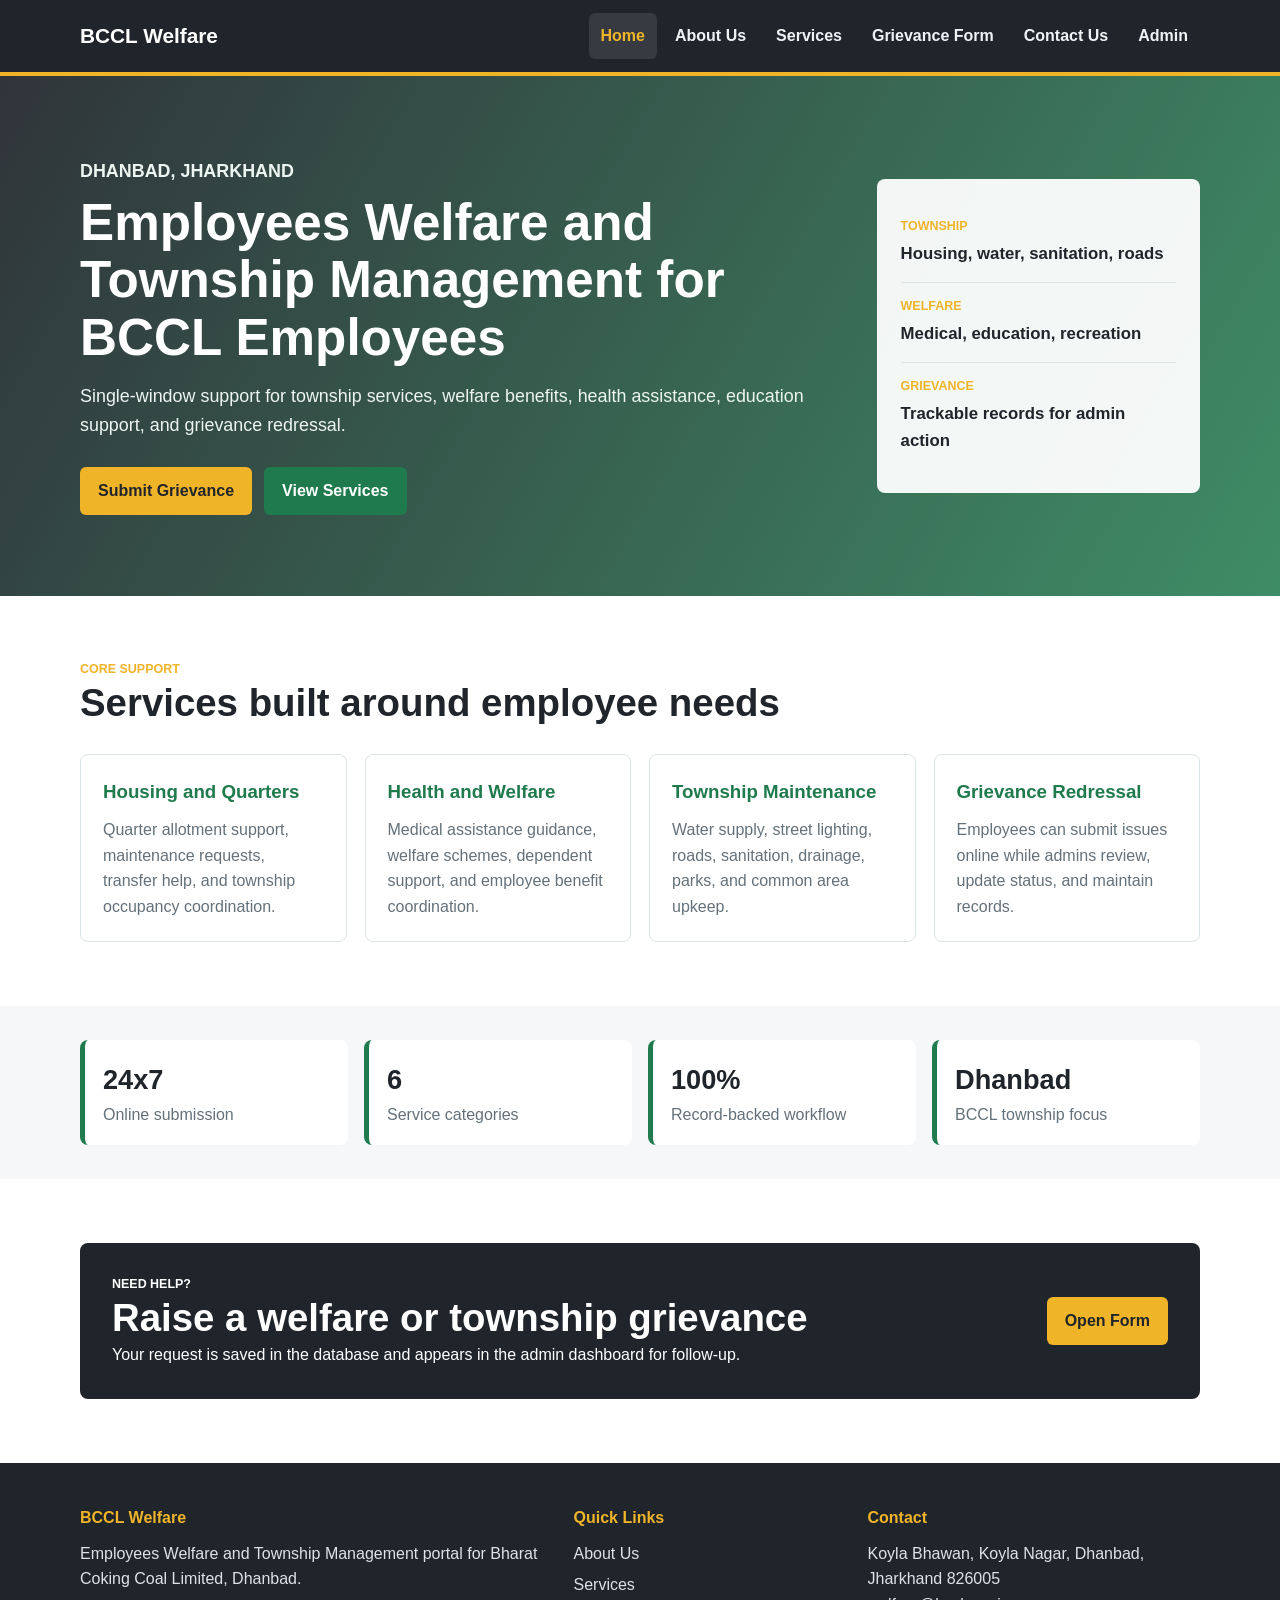
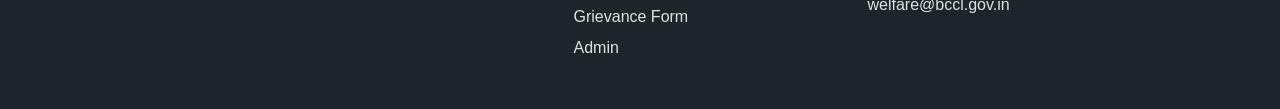
<file: index.html>
<!DOCTYPE html>
<html lang="en">
<head>
    <meta charset="UTF-8">
    <meta name="viewport" content="width=device-width, initial-scale=1.0">
    <title>BCCL Employees Welfare and Township Management</title>
    <link rel="stylesheet" href="style.css">
    <script src="script.js?v=5" defer></script>
</head>
<body>
    <nav class="navbar">
        <div class="container nav-inner">
            <a class="logo" href="index.html">BCCL Welfare</a>
            <button class="menu-button" type="button" aria-label="Open menu" aria-expanded="false">Menu</button>
            <ul class="nav-links">
                <li><a href="index.html" class="active">Home</a></li>
                <li><a href="about.html">About Us</a></li>
                <li><a href="services.html">Services</a></li>
                <li><a href="grievance.html">Grievance Form</a></li>
                <li><a href="contact.html">Contact Us</a></li>
                <li><a href="admin.html">Admin</a></li>
            </ul>
        </div>
    </nav>

    <main>
        <section class="hero">
            <div class="container hero-grid">
                <div class="hero-content">
                    <p class="eyebrow">Dhanbad, Jharkhand</p>
                    <h1>Employees Welfare and Township Management for BCCL Employees</h1>
                    <p>Single-window support for township services, welfare benefits, health assistance, education support, and grievance redressal.</p>
                    <div class="hero-actions">
                        <a href="grievance.html" class="btn btn-primary">Submit Grievance</a>
                        <a href="services.html" class="btn btn-secondary">View Services</a>
                    </div>
                </div>
                <div class="hero-panel" aria-label="Service highlights">
                    <div>
                        <span>Township</span>
                        <strong>Housing, water, sanitation, roads</strong>
                    </div>
                    <div>
                        <span>Welfare</span>
                        <strong>Medical, education, recreation</strong>
                    </div>
                    <div>
                        <span>Grievance</span>
                        <strong>Trackable records for admin action</strong>
                    </div>
                </div>
            </div>
        </section>

        <section class="section">
            <div class="container">
                <div class="section-heading">
                    <p class="eyebrow">Core Support</p>
                    <h2>Services built around employee needs</h2>
                </div>
                <div class="services-grid">
                    <article class="service-card">
                        <h3>Housing and Quarters</h3>
                        <p>Quarter allotment support, maintenance requests, transfer help, and township occupancy coordination.</p>
                    </article>
                    <article class="service-card">
                        <h3>Health and Welfare</h3>
                        <p>Medical assistance guidance, welfare schemes, dependent support, and employee benefit coordination.</p>
                    </article>
                    <article class="service-card">
                        <h3>Township Maintenance</h3>
                        <p>Water supply, street lighting, roads, sanitation, drainage, parks, and common area upkeep.</p>
                    </article>
                    <article class="service-card">
                        <h3>Grievance Redressal</h3>
                        <p>Employees can submit issues online while admins review, update status, and maintain records.</p>
                    </article>
                </div>
            </div>
        </section>

        <section class="stats-band">
            <div class="container stats-grid">
                <div class="stat">
                    <strong>24x7</strong>
                    <span>Online submission</span>
                </div>
                <div class="stat">
                    <strong>6</strong>
                    <span>Service categories</span>
                </div>
                <div class="stat">
                    <strong>100%</strong>
                    <span>Record-backed workflow</span>
                </div>
                <div class="stat">
                    <strong>Dhanbad</strong>
                    <span>BCCL township focus</span>
                </div>
            </div>
        </section>

        <section class="section cta">
            <div class="container cta-inner">
                <div>
                    <p class="eyebrow">Need Help?</p>
                    <h2>Raise a welfare or township grievance</h2>
                    <p>Your request is saved in the database and appears in the admin dashboard for follow-up.</p>
                </div>
                <a href="grievance.html" class="btn btn-primary">Open Form</a>
            </div>
        </section>
    </main>

    <footer class="footer">
        <div class="container footer-grid">
            <div>
                <h4>BCCL Welfare</h4>
                <p>Employees Welfare and Township Management portal for Bharat Coking Coal Limited, Dhanbad.</p>
            </div>
            <div>
                <h4>Quick Links</h4>
                <a href="about.html">About Us</a>
                <a href="services.html">Services</a>
                <a href="grievance.html">Grievance Form</a>
                <a href="admin.html">Admin</a>
            </div>
            <div>
                <h4>Contact</h4>
                <p>Koyla Bhawan, Koyla Nagar, Dhanbad, Jharkhand 826005</p>
                <p>welfare@bccl.gov.in</p>
            </div>
        </div>
    </footer>
</body>
</html>
</file>
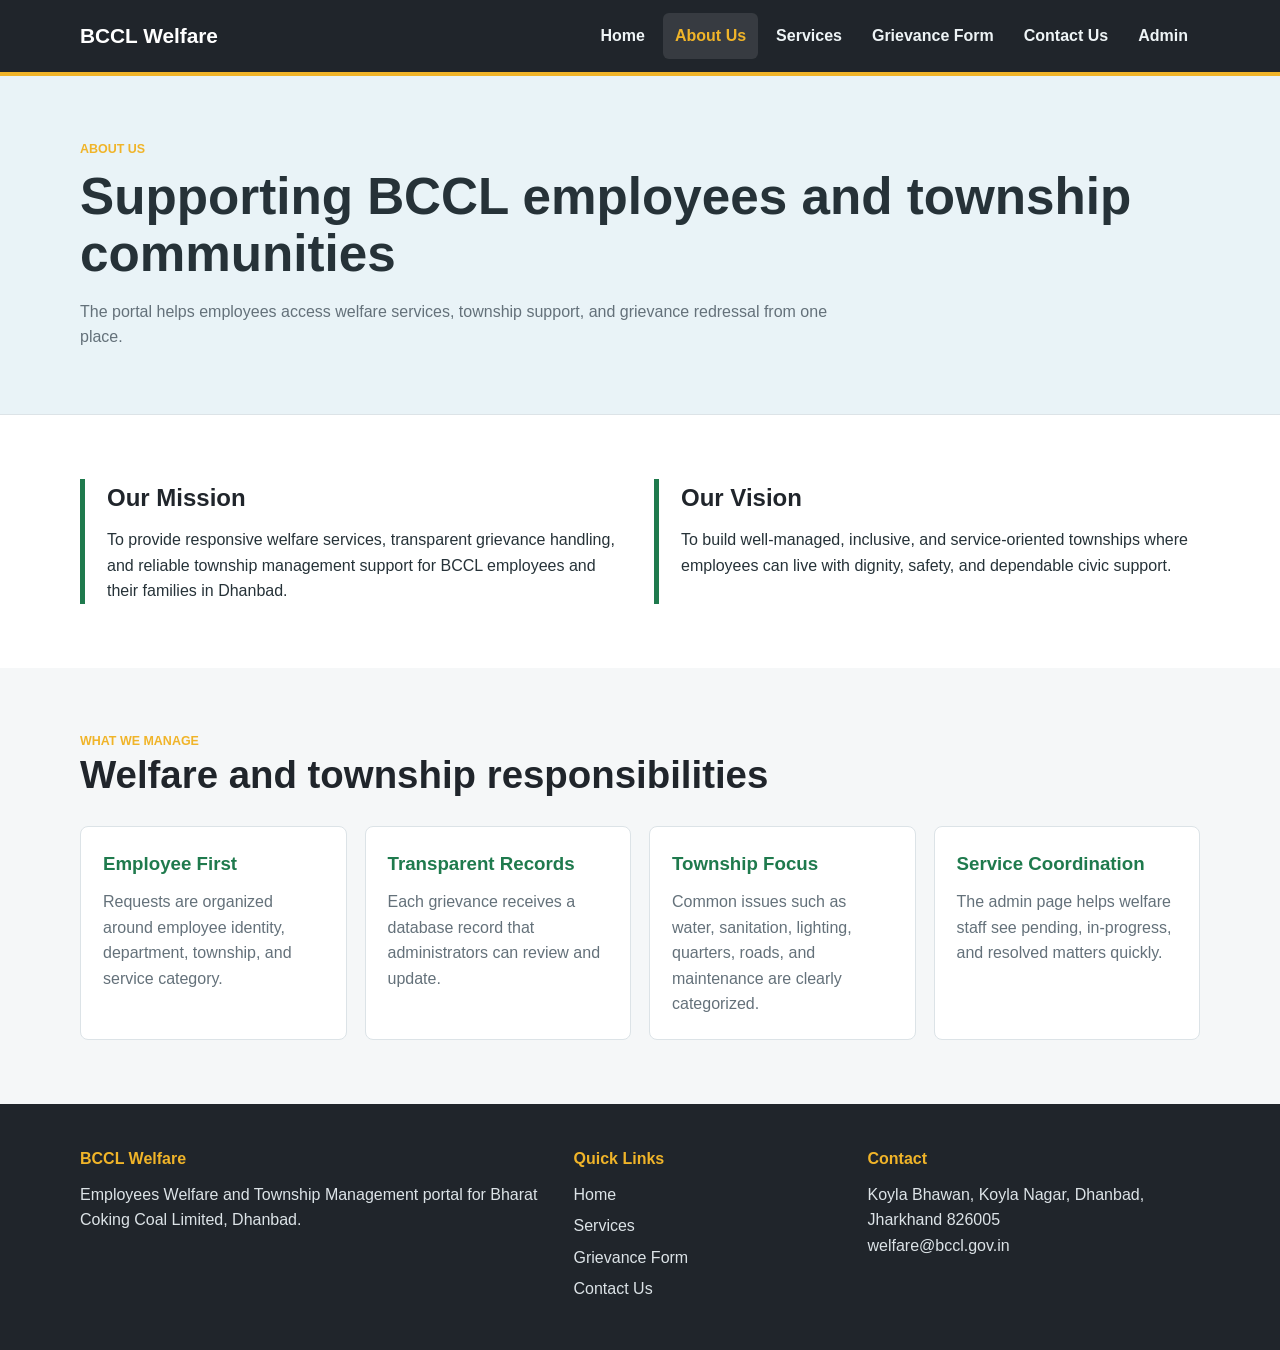
<file: about.html>
<!DOCTYPE html>
<html lang="en">
<head>
    <meta charset="UTF-8">
    <meta name="viewport" content="width=device-width, initial-scale=1.0">
    <title>About Us - BCCL Welfare</title>
    <link rel="stylesheet" href="style.css">
    <script src="script.js?v=5" defer></script>
</head>
<body>
    <nav class="navbar">
        <div class="container nav-inner">
            <a class="logo" href="index.html">BCCL Welfare</a>
            <button class="menu-button" type="button" aria-label="Open menu" aria-expanded="false">Menu</button>
            <ul class="nav-links">
                <li><a href="index.html">Home</a></li>
                <li><a href="about.html" class="active">About Us</a></li>
                <li><a href="services.html">Services</a></li>
                <li><a href="grievance.html">Grievance Form</a></li>
                <li><a href="contact.html">Contact Us</a></li>
                <li><a href="admin.html">Admin</a></li>
            </ul>
        </div>
    </nav>

    <main>
        <section class="page-header">
            <div class="container">
                <p class="eyebrow">About Us</p>
                <h1>Supporting BCCL employees and township communities</h1>
                <p>The portal helps employees access welfare services, township support, and grievance redressal from one place.</p>
            </div>
        </section>

        <section class="section">
            <div class="container two-column">
                <article>
                    <h2>Our Mission</h2>
                    <p>To provide responsive welfare services, transparent grievance handling, and reliable township management support for BCCL employees and their families in Dhanbad.</p>
                </article>
                <article>
                    <h2>Our Vision</h2>
                    <p>To build well-managed, inclusive, and service-oriented townships where employees can live with dignity, safety, and dependable civic support.</p>
                </article>
            </div>
        </section>

        <section class="section alt">
            <div class="container">
                <div class="section-heading">
                    <p class="eyebrow">What We Manage</p>
                    <h2>Welfare and township responsibilities</h2>
                </div>
                <div class="values-grid">
                    <div class="value-item">
                        <h3>Employee First</h3>
                        <p>Requests are organized around employee identity, department, township, and service category.</p>
                    </div>
                    <div class="value-item">
                        <h3>Transparent Records</h3>
                        <p>Each grievance receives a database record that administrators can review and update.</p>
                    </div>
                    <div class="value-item">
                        <h3>Township Focus</h3>
                        <p>Common issues such as water, sanitation, lighting, quarters, roads, and maintenance are clearly categorized.</p>
                    </div>
                    <div class="value-item">
                        <h3>Service Coordination</h3>
                        <p>The admin page helps welfare staff see pending, in-progress, and resolved matters quickly.</p>
                    </div>
                </div>
            </div>
        </section>
    </main>

    <footer class="footer">
        <div class="container footer-grid">
            <div>
                <h4>BCCL Welfare</h4>
                <p>Employees Welfare and Township Management portal for Bharat Coking Coal Limited, Dhanbad.</p>
            </div>
            <div>
                <h4>Quick Links</h4>
                <a href="index.html">Home</a>
                <a href="services.html">Services</a>
                <a href="grievance.html">Grievance Form</a>
                <a href="contact.html">Contact Us</a>
            </div>
            <div>
                <h4>Contact</h4>
                <p>Koyla Bhawan, Koyla Nagar, Dhanbad, Jharkhand 826005</p>
                <p>welfare@bccl.gov.in</p>
            </div>
        </div>
    </footer>
</body>
</html>
</file>
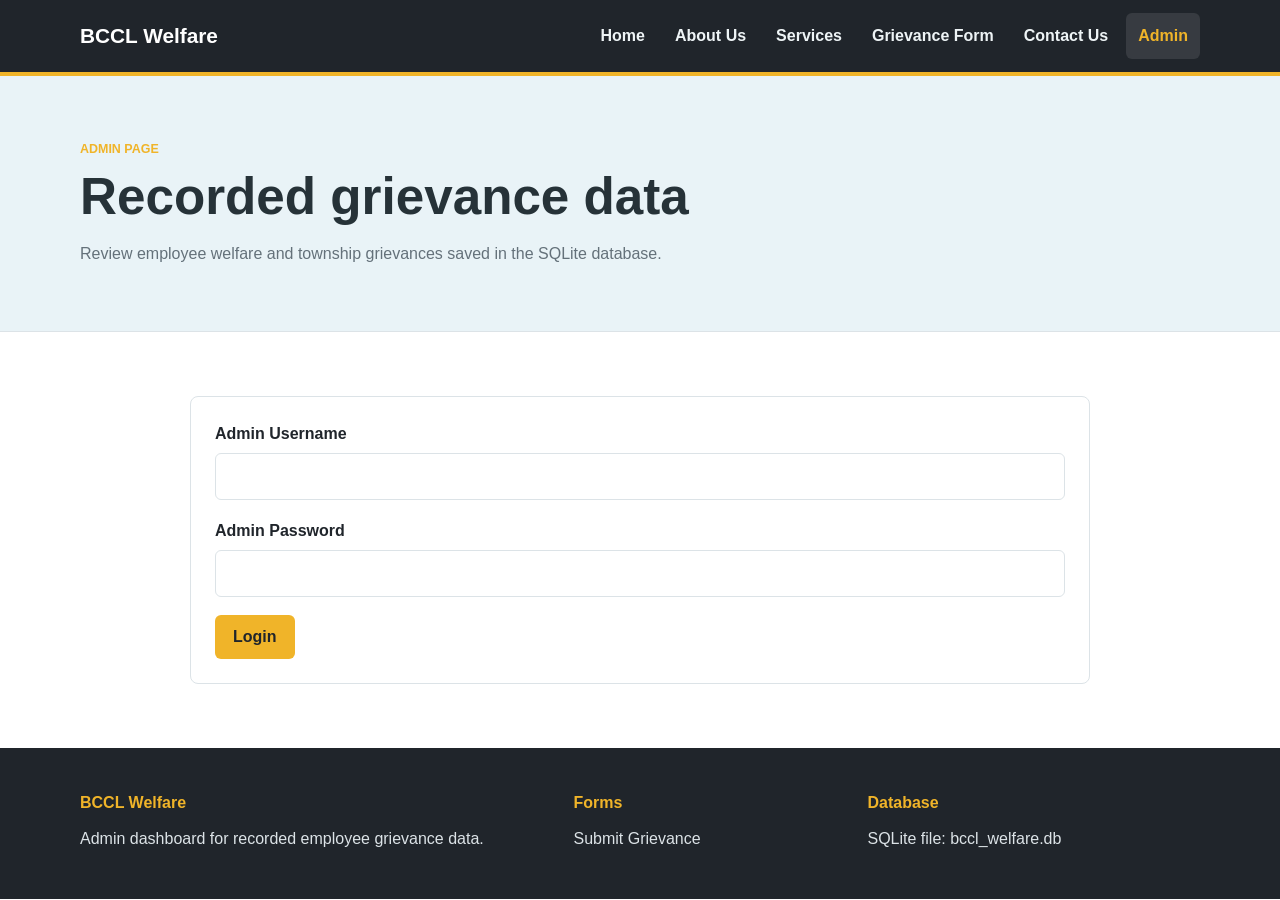
<file: admin.html>
<!DOCTYPE html>
<html lang="en">
<head>
    <meta charset="UTF-8">
    <meta name="viewport" content="width=device-width, initial-scale=1.0">
    <title>Admin - BCCL Welfare</title>
    <link rel="stylesheet" href="style.css">
    <script src="script.js?v=5" defer></script>
</head>
<body>
    <nav class="navbar">
        <div class="container nav-inner">
            <a class="logo" href="index.html">BCCL Welfare</a>
            <button class="menu-button" type="button" aria-label="Open menu" aria-expanded="false">Menu</button>
            <ul class="nav-links">
                <li><a href="index.html">Home</a></li>
                <li><a href="about.html">About Us</a></li>
                <li><a href="services.html">Services</a></li>
                <li><a href="grievance.html">Grievance Form</a></li>
                <li><a href="contact.html">Contact Us</a></li>
                <li><a href="admin.html" class="active">Admin</a></li>
            </ul>
        </div>
    </nav>

    <main>
        <section class="page-header">
            <div class="container">
                <p class="eyebrow">Admin Page</p>
                <h1>Recorded grievance data</h1>
                <p>Review employee welfare and township grievances saved in the SQLite database.</p>
            </div>
        </section>

        <section class="section" id="adminLoginSection">
            <div class="container form-shell">
                <form id="adminLoginForm" class="contact-form">
                    <div class="form-group">
                        <label for="adminUsername">Admin Username</label>
                        <input id="adminUsername" name="username" type="text" required>
                    </div>
                    <div class="form-group">
                        <label for="adminPassword">Admin Password</label>
                        <input id="adminPassword" name="password" type="password" required>
                    </div>
                    <button class="btn btn-primary" type="submit">Login</button>
                    <p class="form-message" id="adminLoginMessage" hidden></p>
                </form>
            </div>
        </section>

        <section class="section" id="adminPanel" hidden>
            <div class="container admin-toolbar">
                <div>
                    <label for="statusFilter">Filter by status</label>
                    <select id="statusFilter">
                        <option value="">All</option>
                        <option value="Pending">Pending</option>
                        <option value="In Progress">In Progress</option>
                        <option value="Resolved">Resolved</option>
                    </select>
                </div>
                <div>
                    <button class="btn btn-secondary" id="refreshRecords" type="button">Refresh</button>
                    <button class="btn btn-secondary" id="adminLogout" type="button">Logout</button>
                </div>
            </div>
            <div class="container">
                <p class="form-message" id="adminMessage" hidden></p>
            </div>
            <div class="container table-card">
                <div class="table-scroll">
                    <table>
                        <thead>
                            <tr>
                                <th>ID</th>
                                <th>Date</th>
                                <th>Employee</th>
                                <th>Department</th>
                                <th>Township</th>
                                <th>Category</th>
                                <th>Subject</th>
                                <th>Status</th>
                                <th>Action</th>
                            </tr>
                        </thead>
                        <tbody id="recordsTable">
                            <tr>
                                <td colspan="9">Loading records...</td>
                            </tr>
                        </tbody>
                    </table>
                </div>
            </div>
        </section>
    </main>

    <footer class="footer">
        <div class="container footer-grid">
            <div>
                <h4>BCCL Welfare</h4>
                <p>Admin dashboard for recorded employee grievance data.</p>
            </div>
            <div>
                <h4>Forms</h4>
                <a href="grievance.html">Submit Grievance</a>
            </div>
            <div>
                <h4>Database</h4>
                <p>SQLite file: bccl_welfare.db</p>
            </div>
        </div>
    </footer>
</body>
</html>
</file>
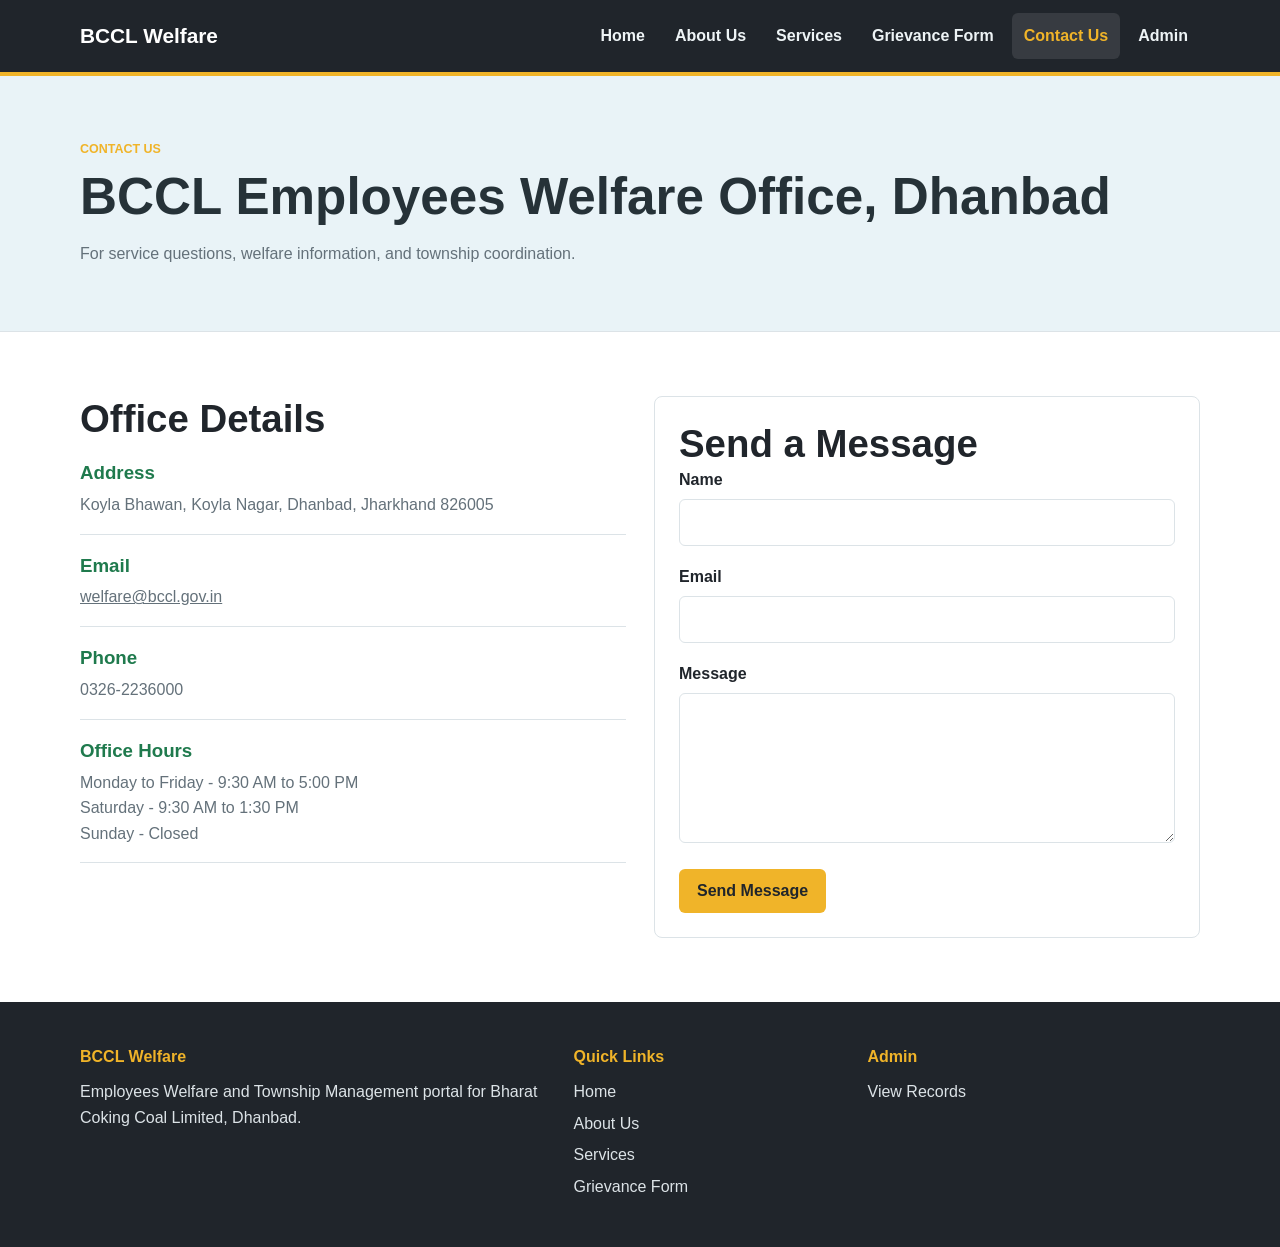
<file: contact.html>
<!DOCTYPE html>
<html lang="en">
<head>
    <meta charset="UTF-8">
    <meta name="viewport" content="width=device-width, initial-scale=1.0">
    <title>Contact Us - BCCL Welfare</title>
    <link rel="stylesheet" href="style.css">
    <script src="script.js?v=5" defer></script>
</head>
<body>
    <nav class="navbar">
        <div class="container nav-inner">
            <a class="logo" href="index.html">BCCL Welfare</a>
            <button class="menu-button" type="button" aria-label="Open menu" aria-expanded="false">Menu</button>
            <ul class="nav-links">
                <li><a href="index.html">Home</a></li>
                <li><a href="about.html">About Us</a></li>
                <li><a href="services.html">Services</a></li>
                <li><a href="grievance.html">Grievance Form</a></li>
                <li><a href="contact.html" class="active">Contact Us</a></li>
                <li><a href="admin.html">Admin</a></li>
            </ul>
        </div>
    </nav>

    <main>
        <section class="page-header">
            <div class="container">
                <p class="eyebrow">Contact Us</p>
                <h1>BCCL Employees Welfare Office, Dhanbad</h1>
                <p>For service questions, welfare information, and township coordination.</p>
            </div>
        </section>

        <section class="section">
            <div class="container contact-wrapper">
                <div class="contact-info">
                    <h2>Office Details</h2>
                    <div class="info-item">
                        <h3>Address</h3>
                        <p>Koyla Bhawan, Koyla Nagar, Dhanbad, Jharkhand 826005</p>
                    </div>
                    <div class="info-item">
                        <h3>Email</h3>
                        <p><a href="mailto:welfare@bccl.gov.in">welfare@bccl.gov.in</a></p>
                    </div>
                    <div class="info-item">
                        <h3>Phone</h3>
                        <p>0326-2236000</p>
                    </div>
                    <div class="info-item">
                        <h3>Office Hours</h3>
                        <p>Monday to Friday - 9:30 AM to 5:00 PM
                            <br>Saturday - 9:30 AM to 1:30 PM
                            <br>Sunday - Closed</br>
                        </p>
                    </div>
                </div>

                <form class="contact-form" id="contactForm">
                    <h2>Send a Message</h2>
                    <div class="form-group">
                        <label for="contactName">Name</label>
                        <input type="text" id="contactName" required>
                    </div>
                    <div class="form-group">
                        <label for="contactEmail">Email</label>
                        <input type="email" id="contactEmail" required>
                    </div>
                    <div class="form-group">
                        <label for="contactMessage">Message</label>
                        <textarea id="contactMessage" rows="5" required></textarea>
                    </div>
                    <button class="btn btn-primary" type="submit">Send Message</button>
                    <p class="form-message" id="contactMessageBox" hidden></p>
                </form>
            </div>
        </section>
    </main>

    <footer class="footer">
        <div class="container footer-grid">
            <div>
                <h4>BCCL Welfare</h4>
                <p>Employees Welfare and Township Management portal for Bharat Coking Coal Limited, Dhanbad.</p>
            </div>
            <div>
                <h4>Quick Links</h4>
                <a href="index.html">Home</a>
                <a href="about.html">About Us</a>
                <a href="services.html">Services</a>
                <a href="grievance.html">Grievance Form</a>
            </div>
            <div>
                <h4>Admin</h4>
                <a href="admin.html">View Records</a>
            </div>
        </div>
    </footer>
</body>
</html>
</file>
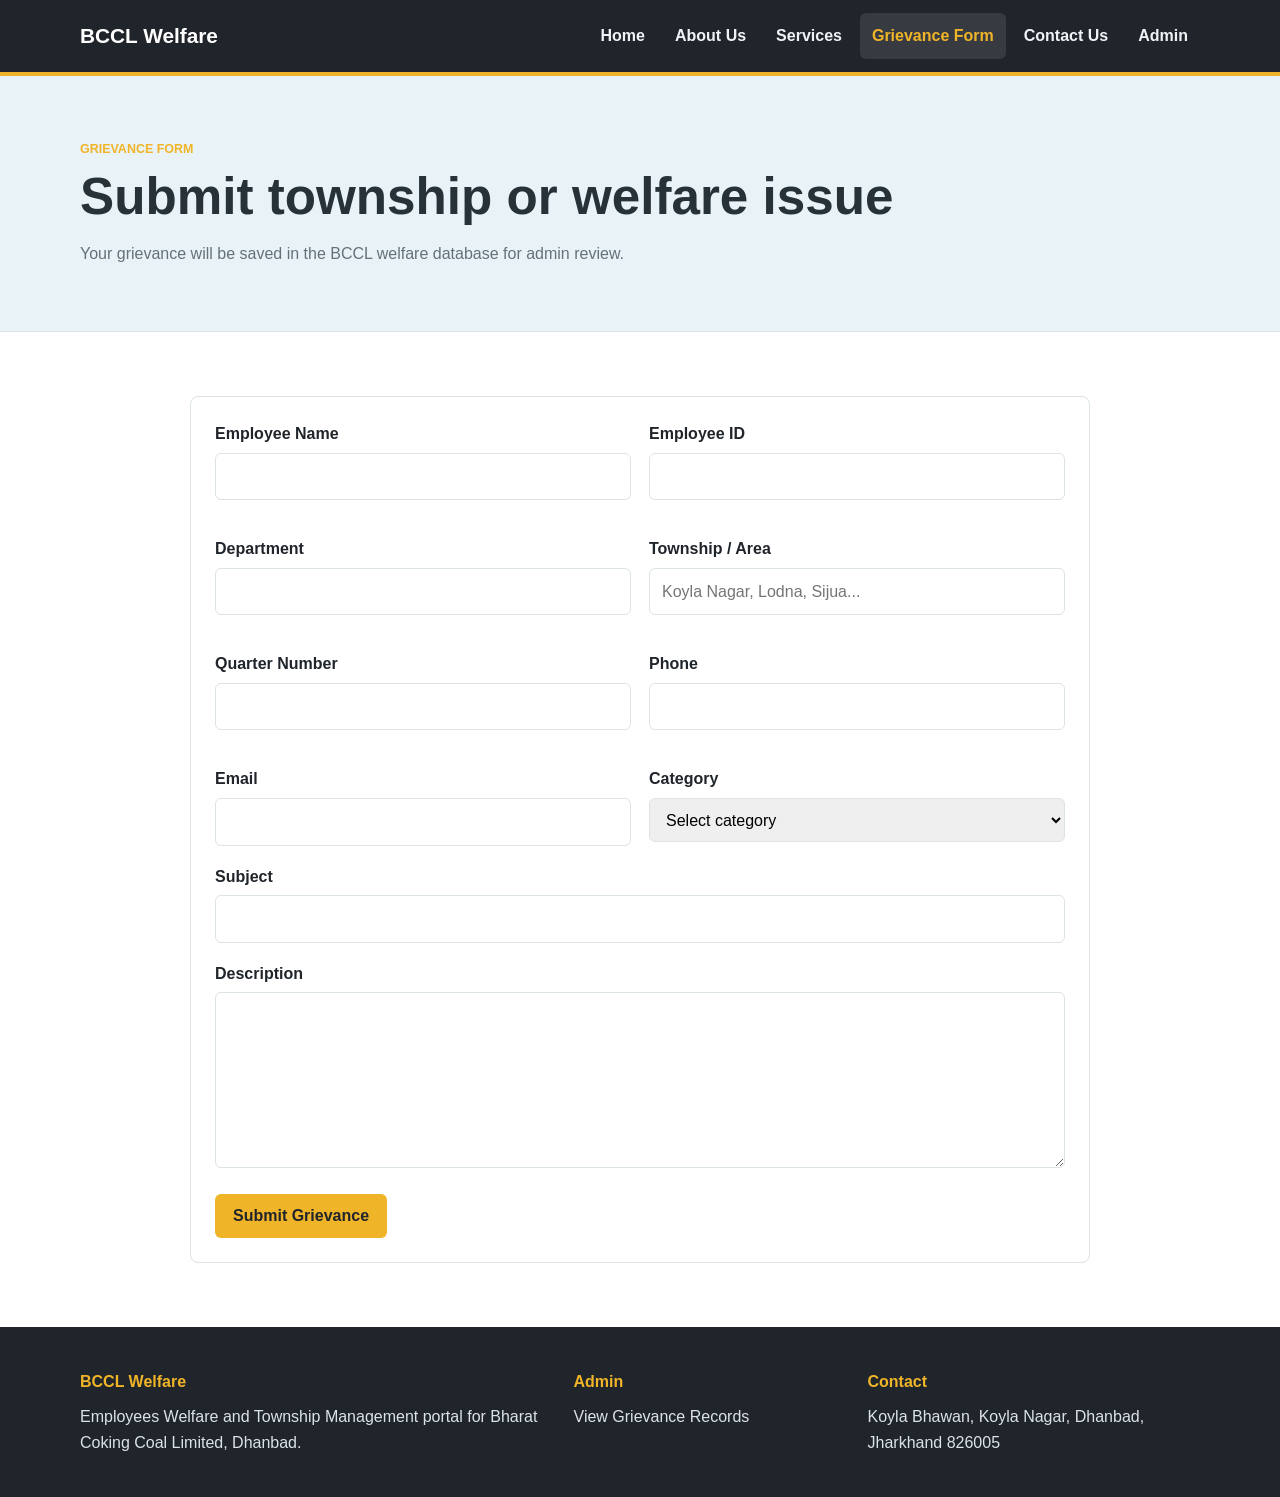
<file: grievance.html>
<!DOCTYPE html>
<html lang="en">
<head>
    <meta charset="UTF-8">
    <meta name="viewport" content="width=device-width, initial-scale=1.0">
    <title>Grievance Form - BCCL Welfare</title>
    <link rel="stylesheet" href="style.css">
    <script src="script.js?v=5" defer></script>
</head>
<body>
    <nav class="navbar">
        <div class="container nav-inner">
            <a class="logo" href="index.html">BCCL Welfare</a>
            <button class="menu-button" type="button" aria-label="Open menu" aria-expanded="false">Menu</button>
            <ul class="nav-links">
                <li><a href="index.html">Home</a></li>
                <li><a href="about.html">About Us</a></li>
                <li><a href="services.html">Services</a></li>
                <li><a href="grievance.html" class="active">Grievance Form</a></li>
                <li><a href="contact.html">Contact Us</a></li>
                <li><a href="admin.html">Admin</a></li>
            </ul>
        </div>
    </nav>

    <main>
        <section class="page-header">
            <div class="container">
                <p class="eyebrow">Grievance Form</p>
                <h1>Submit township or welfare issue</h1>
                <p>Your grievance will be saved in the BCCL welfare database for admin review.</p>
            </div>
        </section>

        <section class="section">
            <div class="container form-shell">
                <form id="grievanceForm" class="contact-form">
                    <div class="form-grid">
                        <div class="form-group">
                            <label for="employeeName">Employee Name</label>
                            <input id="employeeName" name="employee_name" type="text" required>
                        </div>
                        <div class="form-group">
                            <label for="employeeId">Employee ID</label>
                            <input id="employeeId" name="employee_id" type="text" required>
                        </div>
                        <div class="form-group">
                            <label for="department">Department</label>
                            <input id="department" name="department" type="text" required>
                        </div>
                        <div class="form-group">
                            <label for="township">Township / Area</label>
                            <input id="township" name="township" type="text" placeholder="Koyla Nagar, Lodna, Sijua..." required>
                        </div>
                        <div class="form-group">
                            <label for="quarterNo">Quarter Number</label>
                            <input id="quarterNo" name="quarter_no" type="text">
                        </div>
                        <div class="form-group">
                            <label for="phone">Phone</label>
                            <input id="phone" name="phone" type="tel" required>
                        </div>
                        <div class="form-group">
                            <label for="email">Email</label>
                            <input id="email" name="email" type="email">
                        </div>
                        <div class="form-group">
                            <label for="category">Category</label>
                            <select id="category" name="category" required>
                                <option value="">Select category</option>
                                <option>Housing</option>
                                <option>Water Supply</option>
                                <option>Electricity</option>
                                <option>Sanitation</option>
                                <option>Roads and Drainage</option>
                                <option>Healthcare</option>
                                <option>Education</option>
                                <option>Other Welfare</option>
                            </select>
                        </div>
                    </div>

                    <div class="form-group">
                        <label for="subject">Subject</label>
                        <input id="subject" name="subject" type="text" required>
                    </div>
                    <div class="form-group">
                        <label for="description">Description</label>
                        <textarea id="description" name="description" rows="6" required></textarea>
                    </div>

                    <button class="btn btn-primary" type="submit">Submit Grievance</button>
                    <p class="form-message" id="grievanceMessage" hidden></p>
                </form>
            </div>
        </section>
    </main>

    <footer class="footer">
        <div class="container footer-grid">
            <div>
                <h4>BCCL Welfare</h4>
                <p>Employees Welfare and Township Management portal for Bharat Coking Coal Limited, Dhanbad.</p>
            </div>
            <div>
                <h4>Admin</h4>
                <a href="admin.html">View Grievance Records</a>
            </div>
            <div>
                <h4>Contact</h4>
                <p>Koyla Bhawan, Koyla Nagar, Dhanbad, Jharkhand 826005</p>
            </div>
        </div>
    </footer>
</body>
</html>
</file>
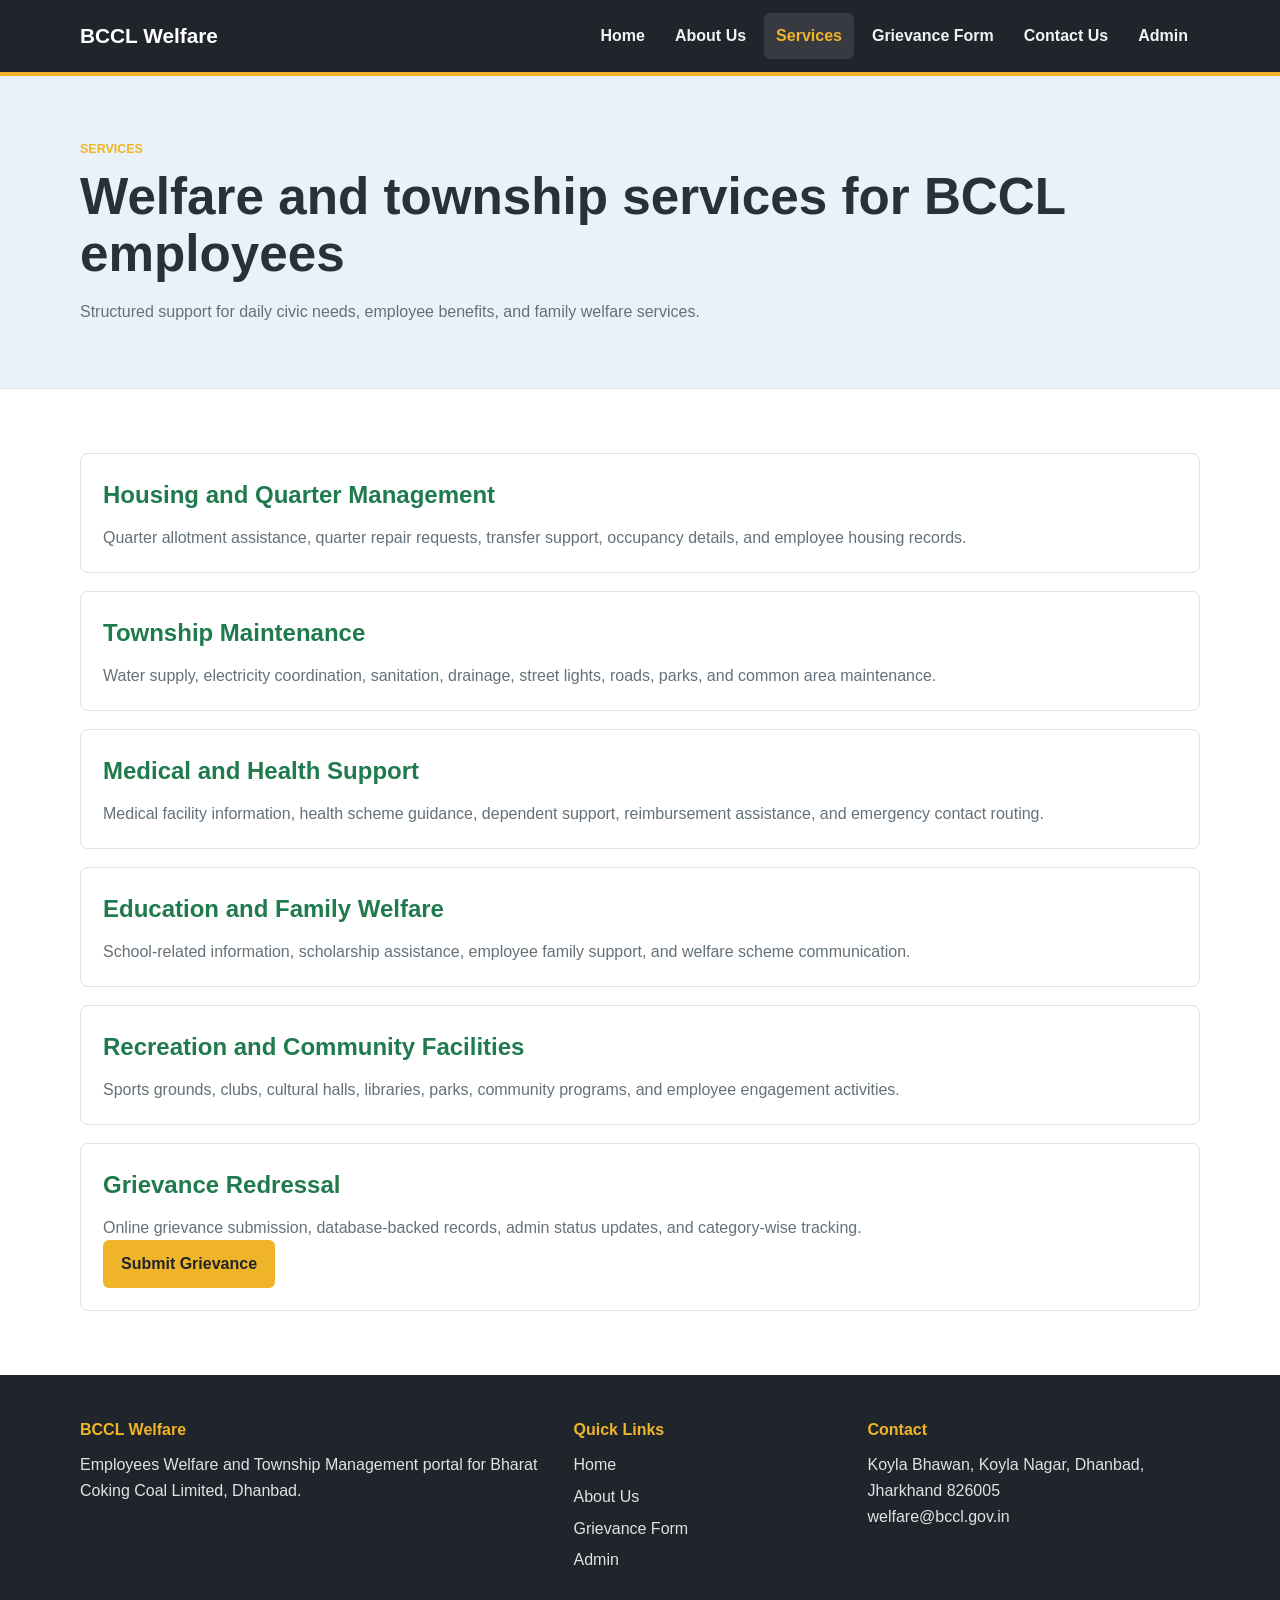
<file: services.html>
<!DOCTYPE html>
<html lang="en">
<head>
    <meta charset="UTF-8">
    <meta name="viewport" content="width=device-width, initial-scale=1.0">
    <title>Services - BCCL Welfare</title>
    <link rel="stylesheet" href="style.css">
    <script src="script.js?v=5" defer></script>
</head>
<body>
    <nav class="navbar">
        <div class="container nav-inner">
            <a class="logo" href="index.html">BCCL Welfare</a>
            <button class="menu-button" type="button" aria-label="Open menu" aria-expanded="false">Menu</button>
            <ul class="nav-links">
                <li><a href="index.html">Home</a></li>
                <li><a href="about.html">About Us</a></li>
                <li><a href="services.html" class="active">Services</a></li>
                <li><a href="grievance.html">Grievance Form</a></li>
                <li><a href="contact.html">Contact Us</a></li>
                <li><a href="admin.html">Admin</a></li>
            </ul>
        </div>
    </nav>

    <main>
        <section class="page-header">
            <div class="container">
                <p class="eyebrow">Services</p>
                <h1>Welfare and township services for BCCL employees</h1>
                <p>Structured support for daily civic needs, employee benefits, and family welfare services.</p>
            </div>
        </section>

        <section class="section">
            <div class="container service-list">
                <article class="service-detail">
                    <h2>Housing and Quarter Management</h2>
                    <p>Quarter allotment assistance, quarter repair requests, transfer support, occupancy details, and employee housing records.</p>
                </article>
                <article class="service-detail">
                    <h2>Township Maintenance</h2>
                    <p>Water supply, electricity coordination, sanitation, drainage, street lights, roads, parks, and common area maintenance.</p>
                </article>
                <article class="service-detail">
                    <h2>Medical and Health Support</h2>
                    <p>Medical facility information, health scheme guidance, dependent support, reimbursement assistance, and emergency contact routing.</p>
                </article>
                <article class="service-detail">
                    <h2>Education and Family Welfare</h2>
                    <p>School-related information, scholarship assistance, employee family support, and welfare scheme communication.</p>
                </article>
                <article class="service-detail">
                    <h2>Recreation and Community Facilities</h2>
                    <p>Sports grounds, clubs, cultural halls, libraries, parks, community programs, and employee engagement activities.</p>
                </article>
                <article class="service-detail">
                    <h2>Grievance Redressal</h2>
                    <p>Online grievance submission, database-backed records, admin status updates, and category-wise tracking.</p>
                    <a href="grievance.html" class="btn btn-primary">Submit Grievance</a>
                </article>
            </div>
        </section>
    </main>

    <footer class="footer">
        <div class="container footer-grid">
            <div>
                <h4>BCCL Welfare</h4>
                <p>Employees Welfare and Township Management portal for Bharat Coking Coal Limited, Dhanbad.</p>
            </div>
            <div>
                <h4>Quick Links</h4>
                <a href="index.html">Home</a>
                <a href="about.html">About Us</a>
                <a href="grievance.html">Grievance Form</a>
                <a href="admin.html">Admin</a>
            </div>
            <div>
                <h4>Contact</h4>
                <p>Koyla Bhawan, Koyla Nagar, Dhanbad, Jharkhand 826005</p>
                <p>welfare@bccl.gov.in</p>
            </div>
        </div>
    </footer>
</body>
</html>
</file>
<file: style.css>
:root {
    --coal: #20252b;
    --green: #1f7a4d;
    --gold: #f0b429;
    --sky: #e9f3f7;
    --paper: #ffffff;
    --mist: #f5f7f8;
    --line: #dce3e7;
    --text: #263238;
    --muted: #64717a;
}

* {
    box-sizing: border-box;
    margin: 0;
    padding: 0;
}

body {
    background: var(--paper);
    color: var(--text);
    font-family: "Segoe UI", Arial, sans-serif;
    line-height: 1.6;
}

a {
    color: inherit;
}

.container {
    width: min(1120px, calc(100% - 32px));
    margin: 0 auto;
}

.navbar {
    position: sticky;
    top: 0;
    z-index: 20;
    background: var(--coal);
    color: #fff;
    border-bottom: 4px solid var(--gold);
}

.nav-inner {
    display: flex;
    align-items: center;
    justify-content: space-between;
    min-height: 72px;
    gap: 24px;
}

.logo {
    color: #fff;
    font-size: 1.3rem;
    font-weight: 800;
    text-decoration: none;
    white-space: nowrap;
}

.nav-links {
    display: flex;
    align-items: center;
    gap: 6px;
    list-style: none;
}

.nav-links a {
    border-radius: 6px;
    color: #eef4f6;
    display: block;
    font-weight: 600;
    padding: 10px 12px;
    text-decoration: none;
}

.nav-links a:hover,
.nav-links a.active {
    background: rgba(255, 255, 255, 0.1);
    color: var(--gold);
}

.menu-button {
    display: none;
    background: var(--gold);
    border: 0;
    border-radius: 6px;
    color: var(--coal);
    cursor: pointer;
    font-weight: 800;
    padding: 9px 14px;
}

.hero {
    background:
        linear-gradient(120deg, rgba(32, 37, 43, 0.93), rgba(31, 122, 77, 0.86)),
        url("https://images.unsplash.com/photo-1504917595217-d4dc5ebe6122?auto=format&fit=crop&w=1600&q=80");
    background-position: center;
    background-size: cover;
    color: #fff;
    min-height: 520px;
    display: flex;
    align-items: center;
}

.hero-grid {
    display: grid;
    grid-template-columns: minmax(0, 1.4fr) minmax(280px, 0.6fr);
    gap: 42px;
    align-items: center;
}

.hero-content h1,
.page-header h1 {
    font-size: clamp(2rem, 4vw, 3.5rem);
    line-height: 1.12;
    margin: 8px 0 16px;
}

.hero-content p {
    color: #edf5f1;
    font-size: 1.12rem;
    max-width: 760px;
}

.hero-actions {
    display: flex;
    flex-wrap: wrap;
    gap: 12px;
    margin-top: 28px;
}

.hero-panel {
    background: rgba(255, 255, 255, 0.94);
    border-radius: 8px;
    color: var(--coal);
    padding: 24px;
}

.hero-panel div {
    border-bottom: 1px solid var(--line);
    padding: 14px 0;
}

.hero-panel div:last-child {
    border-bottom: 0;
}

.hero-panel span,
.eyebrow {
    color: var(--gold);
    display: block;
    font-size: 0.78rem;
    font-weight: 800;
    letter-spacing: 0;
    text-transform: uppercase;
}

.hero-panel strong {
    display: block;
    font-size: 1.05rem;
    margin-top: 4px;
}

.page-header {
    background: var(--sky);
    border-bottom: 1px solid var(--line);
    padding: 64px 0;
}

.page-header p:last-child {
    color: var(--muted);
    max-width: 760px;
}

.section {
    padding: 64px 0;
}

.section.alt,
.stats-band {
    background: var(--mist);
}

.section-heading {
    margin-bottom: 28px;
}

.section-heading h2,
.cta h2,
.contact-info h2,
.contact-form h2 {
    color: var(--coal);
    font-size: clamp(1.7rem, 3vw, 2.4rem);
    line-height: 1.2;
}

.services-grid,
.values-grid {
    display: grid;
    grid-template-columns: repeat(4, 1fr);
    gap: 18px;
}

.service-card,
.value-item,
.service-detail,
.contact-form,
.table-card {
    background: #fff;
    border: 1px solid var(--line);
    border-radius: 8px;
}

.service-card,
.value-item,
.service-detail {
    padding: 22px;
}

.service-card h3,
.value-item h3,
.service-detail h2 {
    color: var(--green);
    margin-bottom: 10px;
}

.stats-band {
    padding: 34px 0;
}

.stats-grid {
    display: grid;
    grid-template-columns: repeat(4, 1fr);
    gap: 16px;
}

.stat {
    background: #fff;
    border-left: 5px solid var(--green);
    border-radius: 8px;
    padding: 18px;
}

.stat strong {
    color: var(--coal);
    display: block;
    font-size: 1.7rem;
}

.stat span,
.service-card p,
.value-item p,
.service-detail p,
.contact-info p,
.cta p,
small {
    color: var(--muted);
}

.two-column,
.contact-wrapper {
    display: grid;
    grid-template-columns: 1fr 1fr;
    gap: 28px;
}

.two-column article {
    border-left: 5px solid var(--green);
    padding-left: 22px;
}

.two-column h2 {
    color: var(--coal);
    margin-bottom: 10px;
}

.service-list {
    display: grid;
    gap: 18px;
}

.cta-inner {
    align-items: center;
    background: var(--coal);
    border-radius: 8px;
    color: #fff;
    display: flex;
    gap: 24px;
    justify-content: space-between;
    padding: 32px;
}

.cta-inner h2,
.cta-inner p {
    color: #fff;
}

.btn {
    border: 0;
    border-radius: 6px;
    cursor: pointer;
    display: inline-flex;
    align-items: center;
    justify-content: center;
    font-size: 1rem;
    font-weight: 800;
    min-height: 44px;
    padding: 11px 18px;
    text-decoration: none;
}

.btn-primary {
    background: var(--gold);
    color: var(--coal);
}

.btn-secondary {
    background: var(--green);
    color: #fff;
}

.contact-form {
    padding: 24px;
}

.form-shell {
    max-width: 900px;
}

.form-grid {
    display: grid;
    grid-template-columns: 1fr 1fr;
    gap: 18px;
}

.form-group {
    margin-bottom: 18px;
}

label {
    color: var(--coal);
    display: block;
    font-weight: 700;
    margin-bottom: 6px;
}

input,
select,
textarea {
    border: 1px solid var(--line);
    border-radius: 6px;
    font: inherit;
    min-height: 44px;
    padding: 10px 12px;
    width: 100%;
}

textarea {
    resize: vertical;
}

input:focus,
select:focus,
textarea:focus {
    border-color: var(--green);
    outline: 3px solid rgba(31, 122, 77, 0.15);
}

.form-message {
    border-radius: 6px;
    font-weight: 700;
    margin-top: 16px;
    padding: 12px;
}

.form-message.success {
    background: #e6f4ea;
    color: #116336;
}

.form-message.error {
    background: #fde8e8;
    color: #9b1c1c;
}

.info-item {
    border-bottom: 1px solid var(--line);
    padding: 16px 0;
}

.info-item h3 {
    color: var(--green);
    margin-bottom: 4px;
}

.admin-toolbar {
    align-items: end;
    display: flex;
    gap: 14px;
    justify-content: space-between;
    margin-bottom: 16px;
}

.table-card {
    padding: 0;
}

.table-scroll {
    overflow-x: auto;
}

table {
    border-collapse: collapse;
    min-width: 1050px;
    width: 100%;
}

th,
td {
    border-bottom: 1px solid var(--line);
    padding: 12px;
    text-align: left;
    vertical-align: top;
}

th {
    background: var(--coal);
    color: #fff;
    font-size: 0.9rem;
}

.status-pill {
    border-radius: 999px;
    display: inline-block;
    font-size: 0.85rem;
    font-weight: 800;
    padding: 5px 10px;
    white-space: nowrap;
}

.status-pill.pending {
    background: #fff4ce;
    color: #7a4f00;
}

.status-pill.in-progress {
    background: #e1effe;
    color: #1a56db;
}

.status-pill.resolved {
    background: #def7ec;
    color: #046c4e;
}

.footer {
    background: var(--coal);
    color: #dce3e7;
    padding: 42px 0;
}

.footer-grid {
    display: grid;
    grid-template-columns: 1.4fr 0.8fr 1fr;
    gap: 28px;
}

.footer h4 {
    color: var(--gold);
    margin-bottom: 10px;
}

.footer a {
    display: block;
    color: #dce3e7;
    margin-bottom: 6px;
    text-decoration: none;
}

@media (max-width: 900px) {
    .hero-grid,
    .services-grid,
    .values-grid,
    .stats-grid,
    .two-column,
    .contact-wrapper,
    .footer-grid {
        grid-template-columns: 1fr 1fr;
    }

    .hero-grid,
    .contact-wrapper,
    .footer-grid {
        grid-template-columns: 1fr;
    }

    .menu-button {
        display: inline-flex;
    }

    .nav-inner {
        align-items: flex-start;
        flex-wrap: wrap;
        padding: 14px 0;
    }

    .nav-links {
        display: none;
        flex-direction: column;
        align-items: stretch;
        width: 100%;
    }

    .nav-links.show {
        display: flex;
    }
}

@media (max-width: 640px) {
    .hero {
        min-height: 0;
        padding: 56px 0;
    }

    .services-grid,
    .values-grid,
    .stats-grid,
    .form-grid,
    .two-column {
        grid-template-columns: 1fr;
    }

    .cta-inner,
    .admin-toolbar {
        align-items: stretch;
        flex-direction: column;
    }
}
</file>
